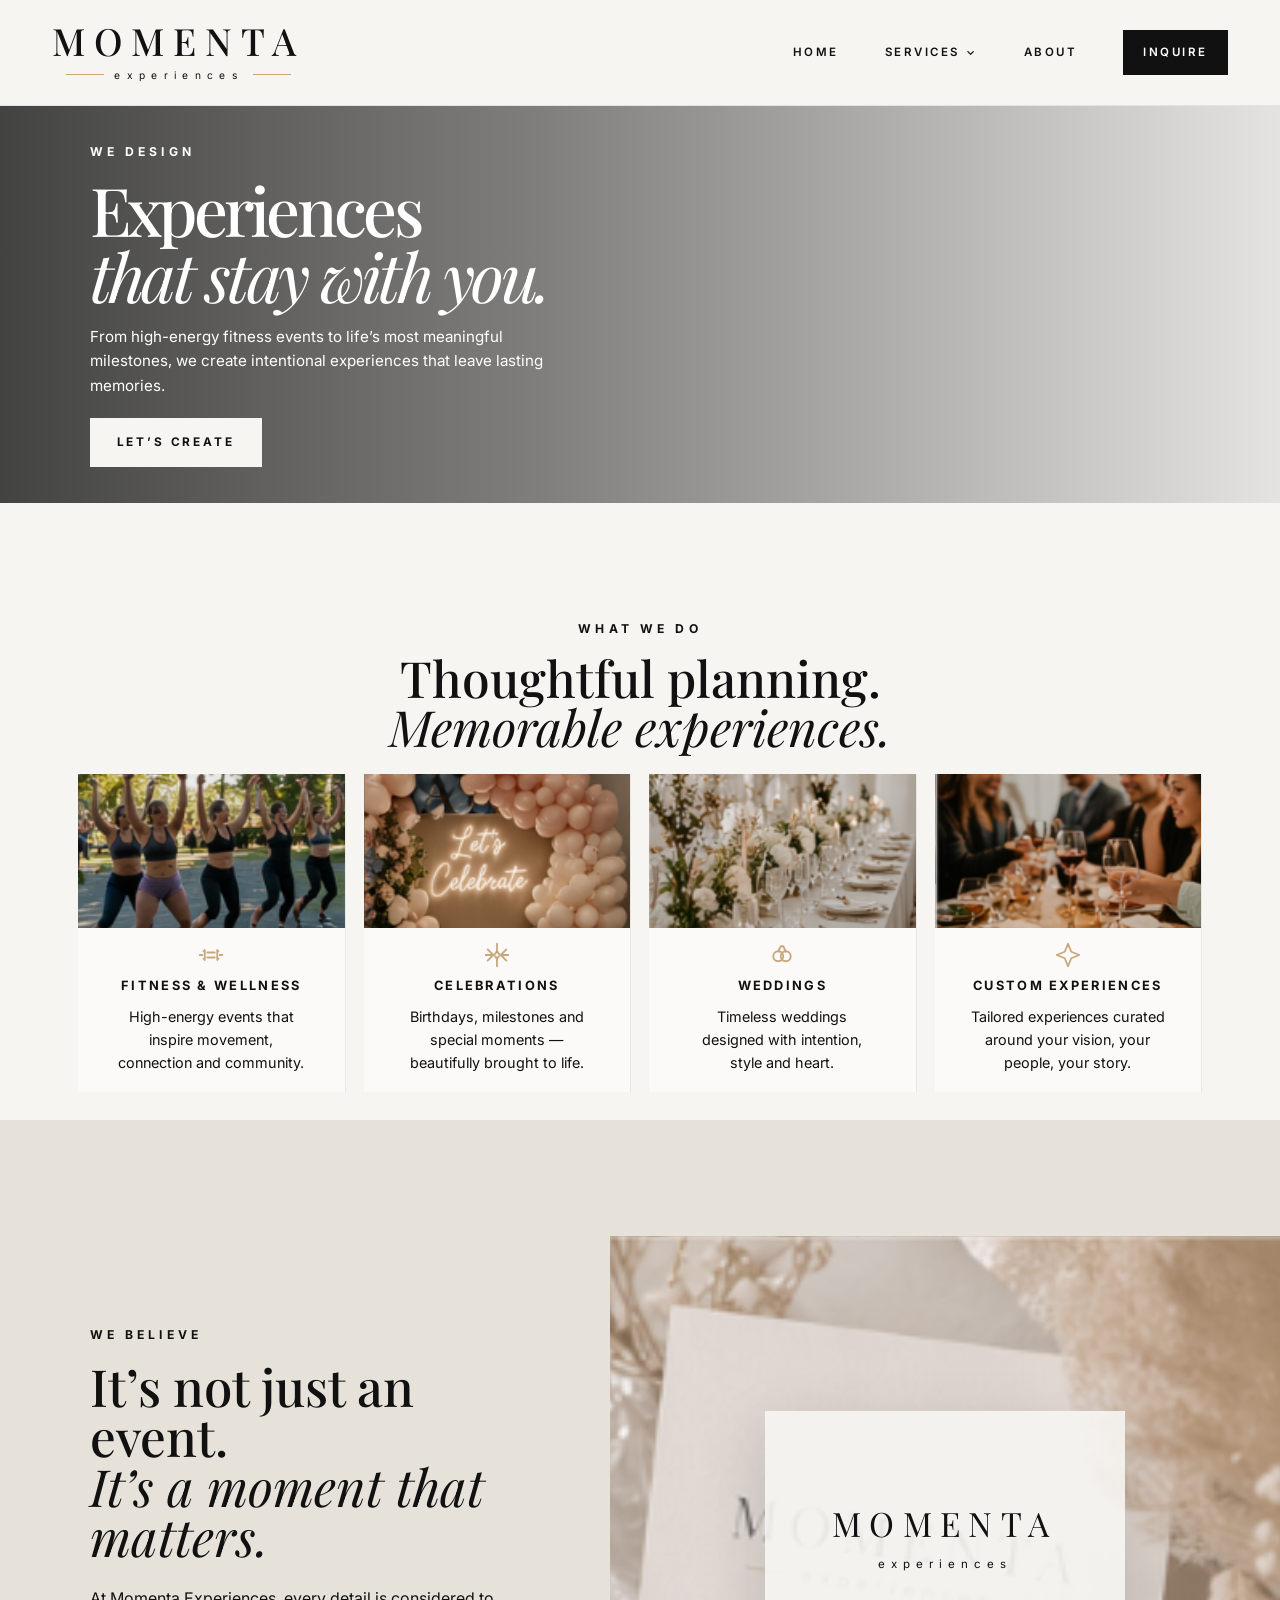
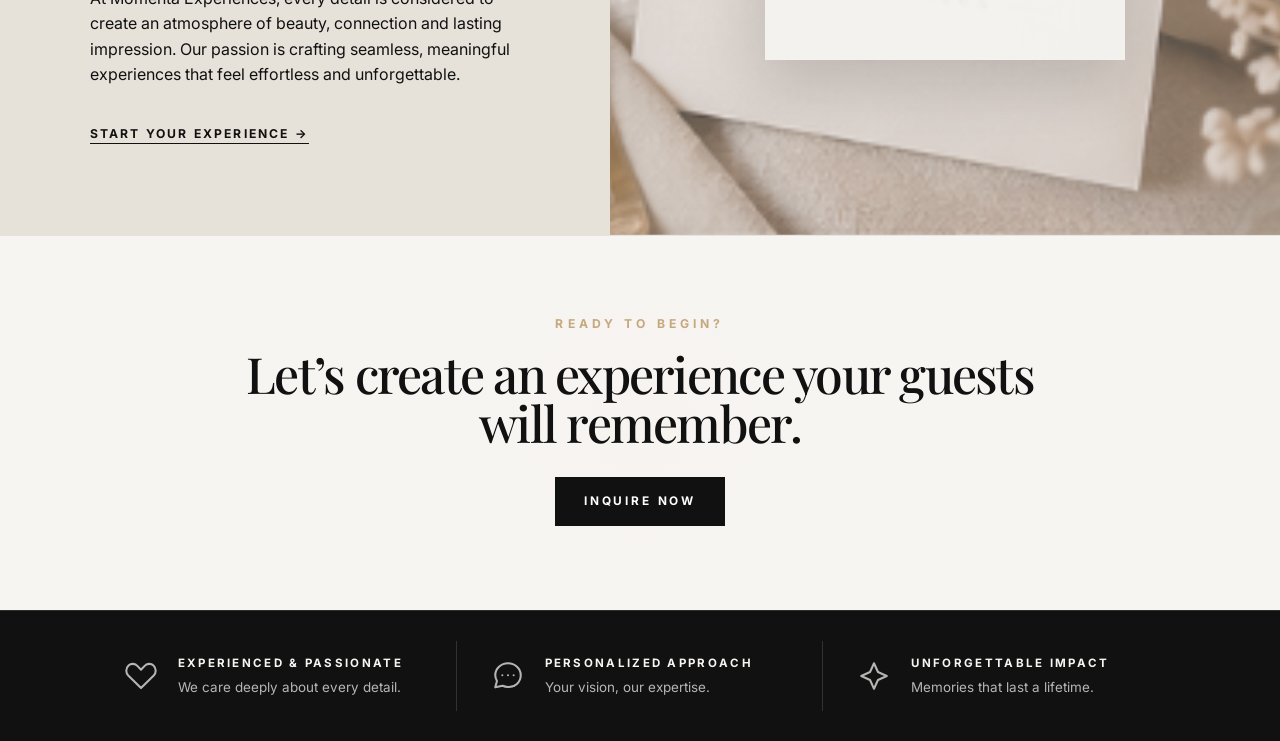
<file: index.html>
<!DOCTYPE html>
<html lang="en">
<head>
  <meta charset="UTF-8" />
  <meta name="viewport" content="width=device-width, initial-scale=1.0" />
  <title>Momenta Experiences</title>

  <!-- Free Google Fonts: Playfair Display + Inter -->
  <link rel="preconnect" href="https://fonts.googleapis.com">
  <link rel="preconnect" href="https://fonts.gstatic.com" crossorigin>
  <link href="https://fonts.googleapis.com/css2?family=Inter:wght@300;400;500;600;700&family=Playfair+Display:wght@400;500;600;700&display=swap" rel="stylesheet">

  <link rel="stylesheet" href="style.css" />
</head>
<body>
  <header class="site-header">
    <a class="logo" href="index.html#home" aria-label="Momenta Experiences home">
      <span class="logo-primary">MOMENTA</span>
      <span class="logo-line">
        <span></span>
        <em>experiences</em>
        <span></span>
      </span>
    </a>

    <nav class="nav" aria-label="Primary navigation">
      <a href="index.html#home">Home</a>
      <div class="nav-dropdown">
        <a href="index.html#services" class="nav-dropdown-trigger">Services</a>
        <div class="nav-dropdown-menu" aria-label="Services submenu">
          <a href="fitness.html">Fitness & Wellness</a>
          <a href="celebrations.html">Milestone Birthdays & Celebrations</a>
          <a href="weddings.html">Weddings</a>
          <a href="custom-experiences.html">Custom Experiences</a>
        </div>
      </div>
      <a href="about.html">About</a>
      <a class="nav-button" href="inquire.html">Inquire</a>
    </nav>
    <button class="mobile-menu" type="button" aria-label="Open navigation" aria-expanded="false" aria-controls="mobileNav">Menu</button>
    <div class="mobile-nav" id="mobileNav" aria-label="Mobile navigation">
      <a href="index.html#home">Home</a>
      <a href="index.html#services">Services</a>
      <a href="about.html">About</a>
      <a href="inquire.html">Inquire</a>
    </div>
  </header>

  <main>
    <section id="home" class="hero">
      <div class="hero-content">
        <p class="eyebrow">We design</p>
        <h1>
          Experiences<br />
          <span>that stay with you.</span>
        </h1>
        <p class="hero-copy">
          From high-energy fitness events to life’s most meaningful milestones,
          we create intentional experiences that leave lasting memories.
        </p>
        <a class="button button-light" href="inquire.html">Let’s create</a>
      </div>
    </section>

    <section id="services" class="section services">
      <p class="eyebrow centered">What we do</p>
      <h2>Thoughtful planning.<br /><span>Memorable experiences.</span></h2>

      <div class="service-grid">
        <a class="service-card service-link" href="fitness.html">
          <div class="image-card fitness"></div>
          <div class="service-icon" aria-hidden="true">
            <svg viewBox="0 0 24 24">
              <path d="M5 12H3m18 0h-2M7 8v8m10-8v8M9 10h6m-6 4h6M6 9h1m10 0h1M6 15h1m10 0h1"/>
            </svg>
          </div>
          <h3>Fitness & Wellness</h3>
          <p>High-energy events that inspire movement, connection and community.</p>
        </a>

        <a class="service-card service-link" href="celebrations.html">
          <div class="image-card celebrations"></div>
          <div class="service-icon" aria-hidden="true">
            <svg viewBox="0 0 24 24">
              <path d="M12 3v5m0 8v5M4.5 7.5l3.5 3.5m8 2l3.5 3.5M3 12h5m8 0h5M4.5 16.5 8 13m8-2 3.5-3.5"/>
              <path d="M12 8.5 13.3 11 16 12l-2.7 1L12 15.5 10.7 13 8 12l2.7-1L12 8.5Z"/>
            </svg>
          </div>
          <h3>Celebrations</h3>
          <p>Birthdays, milestones and special moments — beautifully brought to life.</p>
        </a>

        <a class="service-card service-link" href="weddings.html">
          <div class="image-card weddings"></div>
          <div class="service-icon" aria-hidden="true">
            <svg viewBox="0 0 24 24">
              <circle cx="9" cy="13" r="4"/>
              <circle cx="15" cy="13" r="4"/>
              <path d="M9 9.2 11 5h2l2 4.2"/>
            </svg>
          </div>
          <h3>Weddings</h3>
          <p>Timeless weddings designed with intention, style and heart.</p>
        </a>

        <a class="service-card service-link" href="custom-experiences.html">
          <div class="image-card custom"></div>
          <div class="service-icon" aria-hidden="true">
            <svg viewBox="0 0 24 24">
              <path d="M12 3 14.6 9.4 21 12l-6.4 2.6L12 21l-2.6-6.4L3 12l6.4-2.6L12 3Z"/>
            </svg>
          </div>
          <h3>Custom Experiences</h3>
          <p>Tailored experiences curated around your vision, your people, your story.</p>
        </a>
      </div>
    </section>

    <section id="about" class="split-section">
      <div class="split-copy">
        <p class="eyebrow">We believe</p>
        <h2>It’s not just an event.<br /><span>It’s a moment that matters.</span></h2>
        <p>
          At Momenta Experiences, every detail is considered to create an atmosphere
          of beauty, connection and lasting impression. Our passion is crafting seamless,
          meaningful experiences that feel effortless and unforgettable.
        </p>
        <a class="text-link" href="inquire.html">Start your experience →</a>
      </div>

      <div class="split-image">
        <div class="brand-card">
          <span class="brand-card-logo">MOMENTA</span>
          <span class="brand-card-sub">experiences</span>
        </div>
      </div>
    </section>

    <section id="inquire" class="cta">
      <p class="eyebrow centered">Ready to begin?</p>
      <h2>Let’s create an experience your guests will remember.</h2>
      <a class="button button-dark" href="inquire.html">Inquire now</a>
    </section>
  </main>

  <footer class="footer">
    <div class="footer-card">
      <span class="footer-icon" aria-hidden="true">
        <svg viewBox="0 0 24 24">
          <path d="M20.8 4.6c-1.8-1.7-4.7-1.5-6.4.4L12 7.6 9.6 5C7.9 3.1 5 2.9 3.2 4.6 1.2 6.5 1.1 9.7 3 11.7l9 8.8 9-8.8c1.9-2 1.8-5.2-.2-7.1Z"/>
        </svg>
      </span>
      <div>
        <strong>Experienced & Passionate</strong>
        <span>We care deeply about every detail.</span>
      </div>
    </div>

    <div class="footer-card">
      <span class="footer-icon" aria-hidden="true">
        <svg viewBox="0 0 24 24">
          <path d="M21 11.5a8.4 8.4 0 0 1-9 8.3 8.8 8.8 0 0 1-3.8-.9L3 20l1.2-4.5A8.2 8.2 0 0 1 3 11.5C3 6.8 7 3 12 3s9 3.8 9 8.5Z"/>
          <path d="M8 11.5h.01M12 11.5h.01M16 11.5h.01"/>
        </svg>
      </span>
      <div>
        <strong>Personalized Approach</strong>
        <span>Your vision, our expertise.</span>
      </div>
    </div>

    <div class="footer-card">
      <span class="footer-icon" aria-hidden="true">
        <svg viewBox="0 0 24 24">
          <path d="M12 3 14.8 9.2 21 12l-6.2 2.8L12 21l-2.8-6.2L3 12l6.2-2.8L12 3Z"/>
        </svg>
      </span>
      <div>
        <strong>Unforgettable Impact</strong>
        <span>Memories that last a lifetime.</span>
      </div>
    </div>
  </footer>
  <script>
    document.addEventListener("DOMContentLoaded", function () {
      const menuButton = document.querySelector(".mobile-menu");
      const mobileNav = document.querySelector(".mobile-nav");

      if (!menuButton || !mobileNav) return;

      menuButton.addEventListener("click", function () {
        const isOpen = mobileNav.classList.toggle("is-open");
        menuButton.setAttribute("aria-expanded", isOpen ? "true" : "false");
      });

      mobileNav.querySelectorAll("a").forEach(function (link) {
        link.addEventListener("click", function () {
          mobileNav.classList.remove("is-open");
          menuButton.setAttribute("aria-expanded", "false");
        });
      });
    });
  </script>
</body>
</html>
</file>
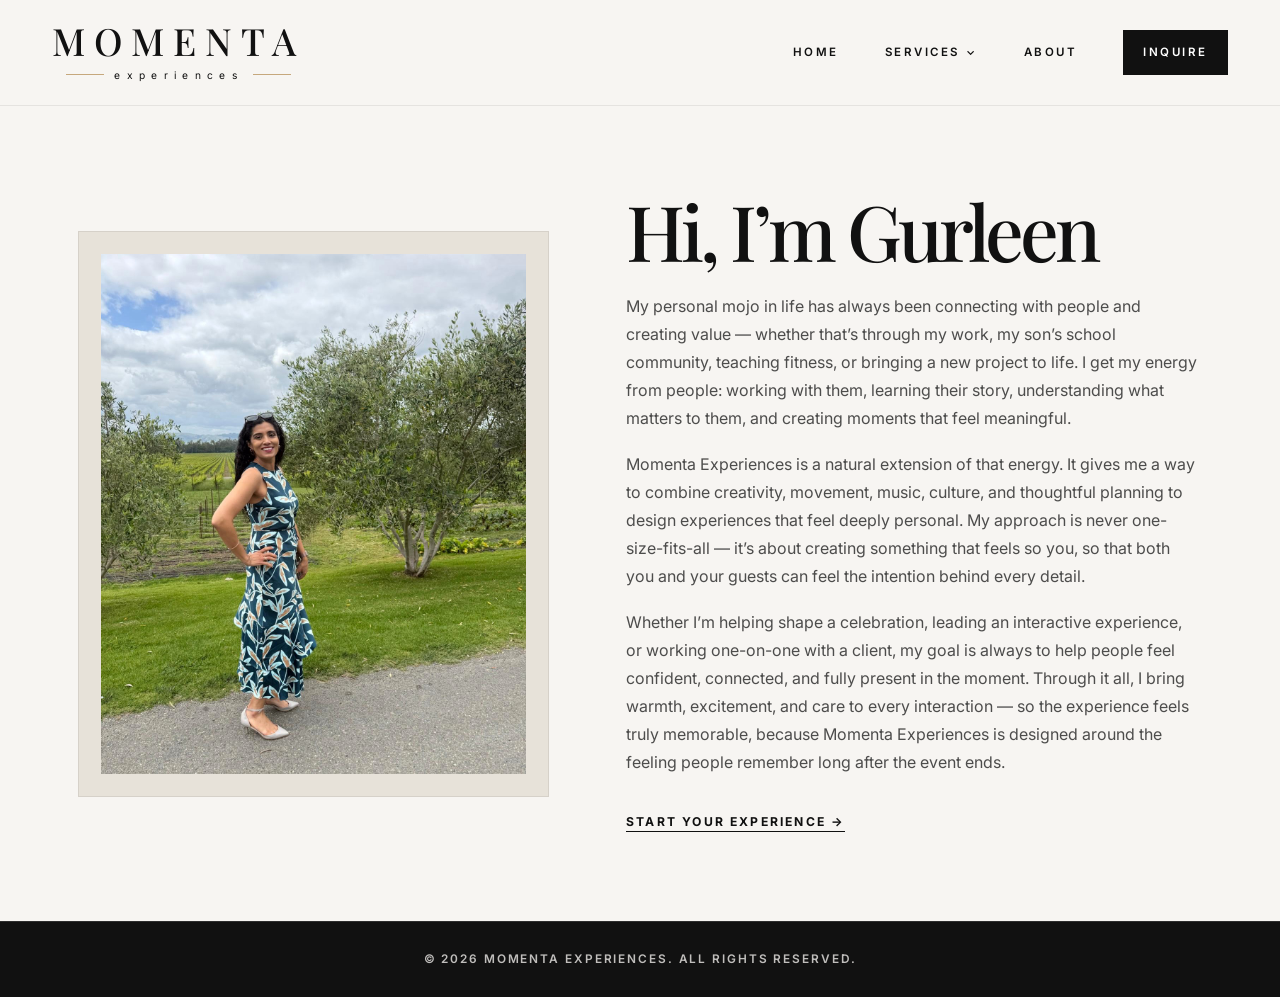
<file: about.html>
<!DOCTYPE html>
<html lang="en">
<head>
  <meta charset="UTF-8" />
  <meta name="viewport" content="width=device-width, initial-scale=1.0" />
  <title>About | Momenta Experiences</title>
  <link rel="preconnect" href="https://fonts.googleapis.com">
  <link rel="preconnect" href="https://fonts.gstatic.com" crossorigin>
  <link href="https://fonts.googleapis.com/css2?family=Inter:wght@300;400;500;600;700&family=Playfair+Display:wght@400;500;600;700&display=swap" rel="stylesheet">
  <link rel="stylesheet" href="style.css" />
</head>
<body>
  <header class="site-header">
    <a class="logo" href="index.html#home" aria-label="Momenta Experiences home">
      <span class="logo-primary">MOMENTA</span>
      <span class="logo-line">
        <span></span>
        <em>experiences</em>
        <span></span>
      </span>
    </a>

    <nav class="nav" aria-label="Primary navigation">
      <a href="index.html#home">Home</a>
      <div class="nav-dropdown">
        <a href="index.html#services" class="nav-dropdown-trigger">Services</a>
        <div class="nav-dropdown-menu" aria-label="Services submenu">
          <a href="fitness.html">Fitness & Wellness</a>
          <a href="celebrations.html">Milestone Birthdays & Celebrations</a>
          <a href="weddings.html">Weddings</a>
          <a href="custom-experiences.html">Custom Experiences</a>
        </div>
      </div>
      <a href="about.html">About</a>
      <a class="nav-button" href="inquire.html">Inquire</a>
    </nav>

    <button class="mobile-menu" type="button" aria-label="Open navigation" aria-expanded="false" aria-controls="mobileNav">Menu</button>
    <div class="mobile-nav" id="mobileNav" aria-label="Mobile navigation">
      <a href="index.html#home">Home</a>
      <a href="index.html#services">Services</a>
      <a href="about.html">About</a>
      <a href="inquire.html">Inquire</a>
    </div>
  </header>

  <main>
    <section class="simple-about">
      <div class="simple-about-image">
        <div class="simple-about-photo about-gurleen-photo" role="img" aria-label="Gurleen outdoors in a vineyard setting"></div>
      </div>

      <div class="simple-about-copy">
<h1>Hi, I’m Gurleen</h1>

        <p>
          My personal mojo in life has always been connecting with people and creating value — whether that’s through my work, my son’s school community, teaching fitness, or bringing a new project to life. I get my energy from people: working with them, learning their story, understanding what matters to them, and creating moments that feel meaningful.
        </p>

        <p>
          Momenta Experiences is a natural extension of that energy. It gives me a way to combine creativity, movement, music, culture, and thoughtful planning to design experiences that feel deeply personal. My approach is never one-size-fits-all — it’s about creating something that feels so you, so that both you and your guests can feel the intention behind every detail.
        </p>
        <p>
          Whether I’m helping shape a celebration, leading an interactive experience, or working one-on-one with a client, my goal is always to help people feel confident, connected, and fully present in the moment. Through it all, I bring warmth, excitement, and care to every interaction — so the experience feels truly memorable, because Momenta Experiences is designed around the feeling people remember long after the event ends.
        </p>

        <a class="text-link" href="inquire.html">Start your experience →</a>
      </div>
    </section>
  </main>

  <footer class="footer copyright-footer">
    <p>© 2026 Momenta Experiences. All rights reserved.</p>
  </footer>

  <script>
    document.addEventListener("DOMContentLoaded", function () {
      const menuButton = document.querySelector(".mobile-menu");
      const mobileNav = document.querySelector(".mobile-nav");

      if (!menuButton || !mobileNav) return;

      menuButton.addEventListener("click", function () {
        const isOpen = mobileNav.classList.toggle("is-open");
        menuButton.setAttribute("aria-expanded", isOpen ? "true" : "false");
      });

      mobileNav.querySelectorAll("a").forEach(function (link) {
        link.addEventListener("click", function () {
          mobileNav.classList.remove("is-open");
          menuButton.setAttribute("aria-expanded", "false");
        });
      });
    });
  </script>
</body>
</html>
</file>
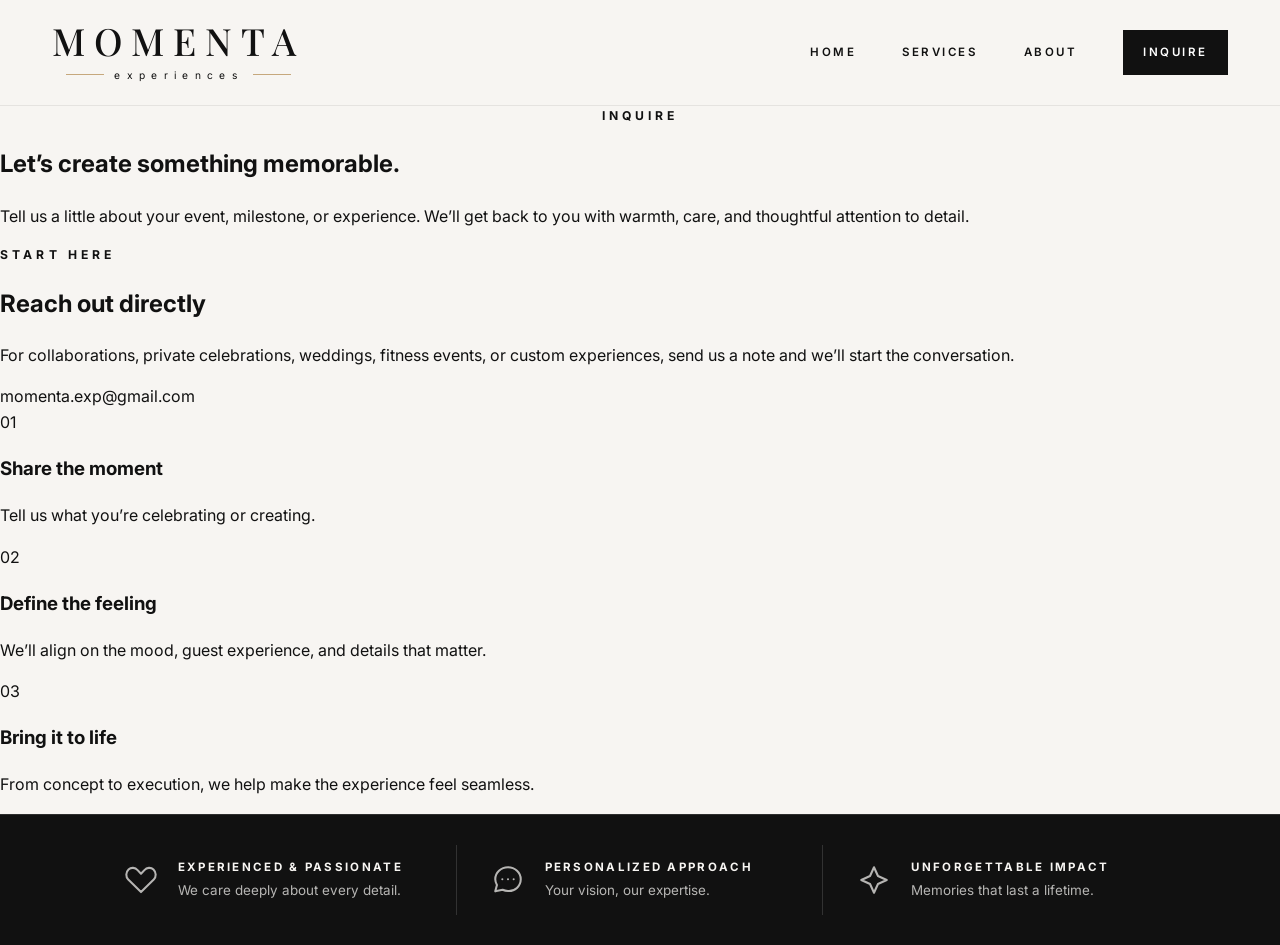
<file: contact.html>
<!DOCTYPE html>
<html lang="en">
<head>
  <meta charset="UTF-8" />
  <meta name="viewport" content="width=device-width, initial-scale=1.0" />
  <title>Inquire | Momenta Experiences</title>

  <!-- Free Google Fonts: Playfair Display + Inter -->
  <link rel="preconnect" href="https://fonts.googleapis.com">
  <link rel="preconnect" href="https://fonts.gstatic.com" crossorigin>
  <link href="https://fonts.googleapis.com/css2?family=Inter:wght@300;400;500;600;700&family=Playfair+Display:wght@400;500;600;700&display=swap" rel="stylesheet">

  <link rel="stylesheet" href="style.css" />
</head>
<body>
  <header class="site-header">
    <a class="logo" href="index.html#home" aria-label="Momenta Experiences home">
      <span class="logo-primary">MOMENTA</span>
      <span class="logo-line">
        <span></span>
        <em>experiences</em>
        <span></span>
      </span>
    </a>

    <nav class="nav" aria-label="Primary navigation">
      <a href="index.html#home">Home</a>
      <a href="index.html#services">Services</a>
      <a href="index.html#about">About</a>
      <a class="nav-button" href="contact.html">Inquire</a>
    </nav>

    <button class="mobile-menu" aria-label="Open navigation">Menu</button>
  </header>

  <main>
    <section class="contact-hero">
      <div class="contact-hero-content">
        <p class="eyebrow centered">Inquire</p>
        <h1>Let’s create something memorable.</h1>
        <p>
          Tell us a little about your event, milestone, or experience. We’ll get back to you
          with warmth, care, and thoughtful attention to detail.
        </p>
      </div>
    </section>

    <section class="contact-section">
      <div class="contact-layout">
        <div class="contact-card">
          <p class="eyebrow">Start here</p>
          <h2>Reach out directly</h2>
          <p>
            For collaborations, private celebrations, weddings, fitness events, or custom
            experiences, send us a note and we’ll start the conversation.
          </p>

          <a class="contact-email" href="mailto:momenta.exp@gmail.com">
            momenta.exp@gmail.com
          </a>
        </div>

        <div class="contact-details">
          <div>
            <span class="detail-number">01</span>
            <h3>Share the moment</h3>
            <p>Tell us what you’re celebrating or creating.</p>
          </div>

          <div>
            <span class="detail-number">02</span>
            <h3>Define the feeling</h3>
            <p>We’ll align on the mood, guest experience, and details that matter.</p>
          </div>

          <div>
            <span class="detail-number">03</span>
            <h3>Bring it to life</h3>
            <p>From concept to execution, we help make the experience feel seamless.</p>
          </div>
        </div>
      </div>
    </section>
  </main>

  <footer class="footer">
    <div class="footer-card">
      <span class="footer-icon" aria-hidden="true">
        <svg viewBox="0 0 24 24">
          <path d="M20.8 4.6c-1.8-1.7-4.7-1.5-6.4.4L12 7.6 9.6 5C7.9 3.1 5 2.9 3.2 4.6 1.2 6.5 1.1 9.7 3 11.7l9 8.8 9-8.8c1.9-2 1.8-5.2-.2-7.1Z"/>
        </svg>
      </span>
      <div>
        <strong>Experienced & Passionate</strong>
        <span>We care deeply about every detail.</span>
      </div>
    </div>

    <div class="footer-card">
      <span class="footer-icon" aria-hidden="true">
        <svg viewBox="0 0 24 24">
          <path d="M21 11.5a8.4 8.4 0 0 1-9 8.3 8.8 8.8 0 0 1-3.8-.9L3 20l1.2-4.5A8.2 8.2 0 0 1 3 11.5C3 6.8 7 3 12 3s9 3.8 9 8.5Z"/>
          <path d="M8 11.5h.01M12 11.5h.01M16 11.5h.01"/>
        </svg>
      </span>
      <div>
        <strong>Personalized Approach</strong>
        <span>Your vision, our expertise.</span>
      </div>
    </div>

    <div class="footer-card">
      <span class="footer-icon" aria-hidden="true">
        <svg viewBox="0 0 24 24">
          <path d="M12 3 14.8 9.2 21 12l-6.2 2.8L12 21l-2.8-6.2L3 12l6.2-2.8L12 3Z"/>
        </svg>
      </span>
      <div>
        <strong>Unforgettable Impact</strong>
        <span>Memories that last a lifetime.</span>
      </div>
    </div>
  </footer>
</body>
</html>
</file>
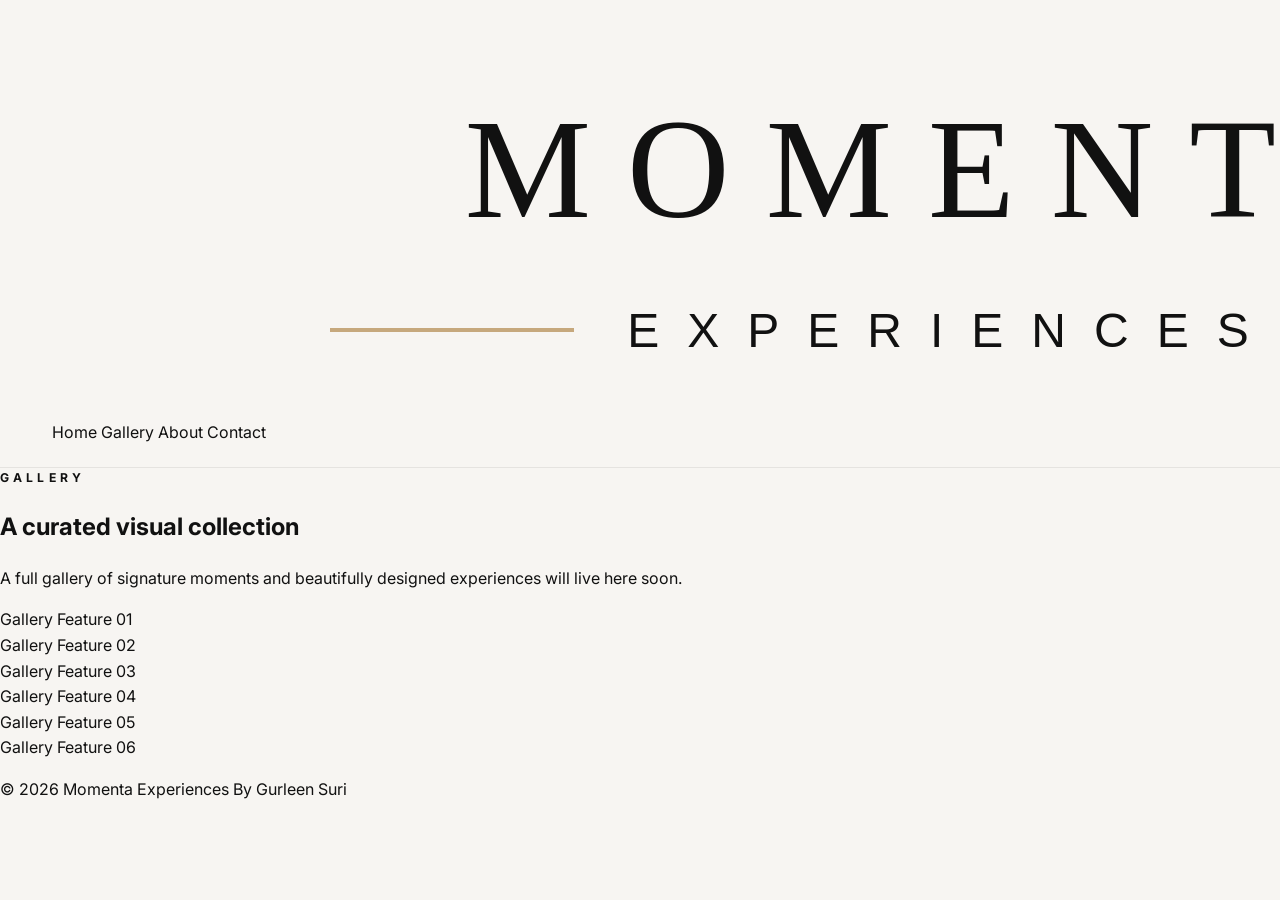
<file: gallery.html>
<!DOCTYPE html>
<html lang="en">
<head>
  <meta charset="UTF-8" />
  <meta name="viewport" content="width=device-width, initial-scale=1.0" />
  <title>Gallery | Momenta Experiences</title>
  <link rel="preconnect" href="https://fonts.googleapis.com" />
  <link rel="preconnect" href="https://fonts.gstatic.com" crossorigin />
  <link
    href="https://fonts.googleapis.com/css2?family=Inter:wght@300;400;500;600&family=Playfair+Display:wght@500;600;700&display=swap"
    rel="stylesheet"
  />
  <link rel="stylesheet" href="style.css" />
</head>
<body>
  <header class="site-header">
    <div class="container header-inner">
      <a href="index.html" class="logo" aria-label="Momenta Experiences home">
        <img src="momenta_experiences_logo_cropped.svg" alt="Momenta Experiences logo" />
      </a>

      <nav class="site-nav" aria-label="Primary navigation">
        <a href="index.html">Home</a>
        <a href="gallery.html" class="active">Gallery</a>
        <a href="about.html">About</a>
        <a href="contact.html">Contact</a>
      </nav>
    </div>
  </header>

  <main>
    <section class="page-hero">
      <div class="container page-hero-content">
        <p class="eyebrow">Gallery</p>
        <h1>A curated visual collection</h1>
        <p>
          A full gallery of signature moments and beautifully designed
          experiences will live here soon.
        </p>
      </div>
    </section>

    <section class="content-section">
      <div class="container">
        <div class="placeholder-grid">
          <article class="placeholder-card"><span>Gallery Feature 01</span></article>
          <article class="placeholder-card"><span>Gallery Feature 02</span></article>
          <article class="placeholder-card"><span>Gallery Feature 03</span></article>
          <article class="placeholder-card"><span>Gallery Feature 04</span></article>
          <article class="placeholder-card"><span>Gallery Feature 05</span></article>
          <article class="placeholder-card"><span>Gallery Feature 06</span></article>
        </div>
      </div>
    </section>
  </main>

  <footer class="site-footer">
    <div class="container">
      <p>© 2026 Momenta Experiences By Gurleen Suri</p>
    </div>
  </footer>
</body>
</html>
</file>
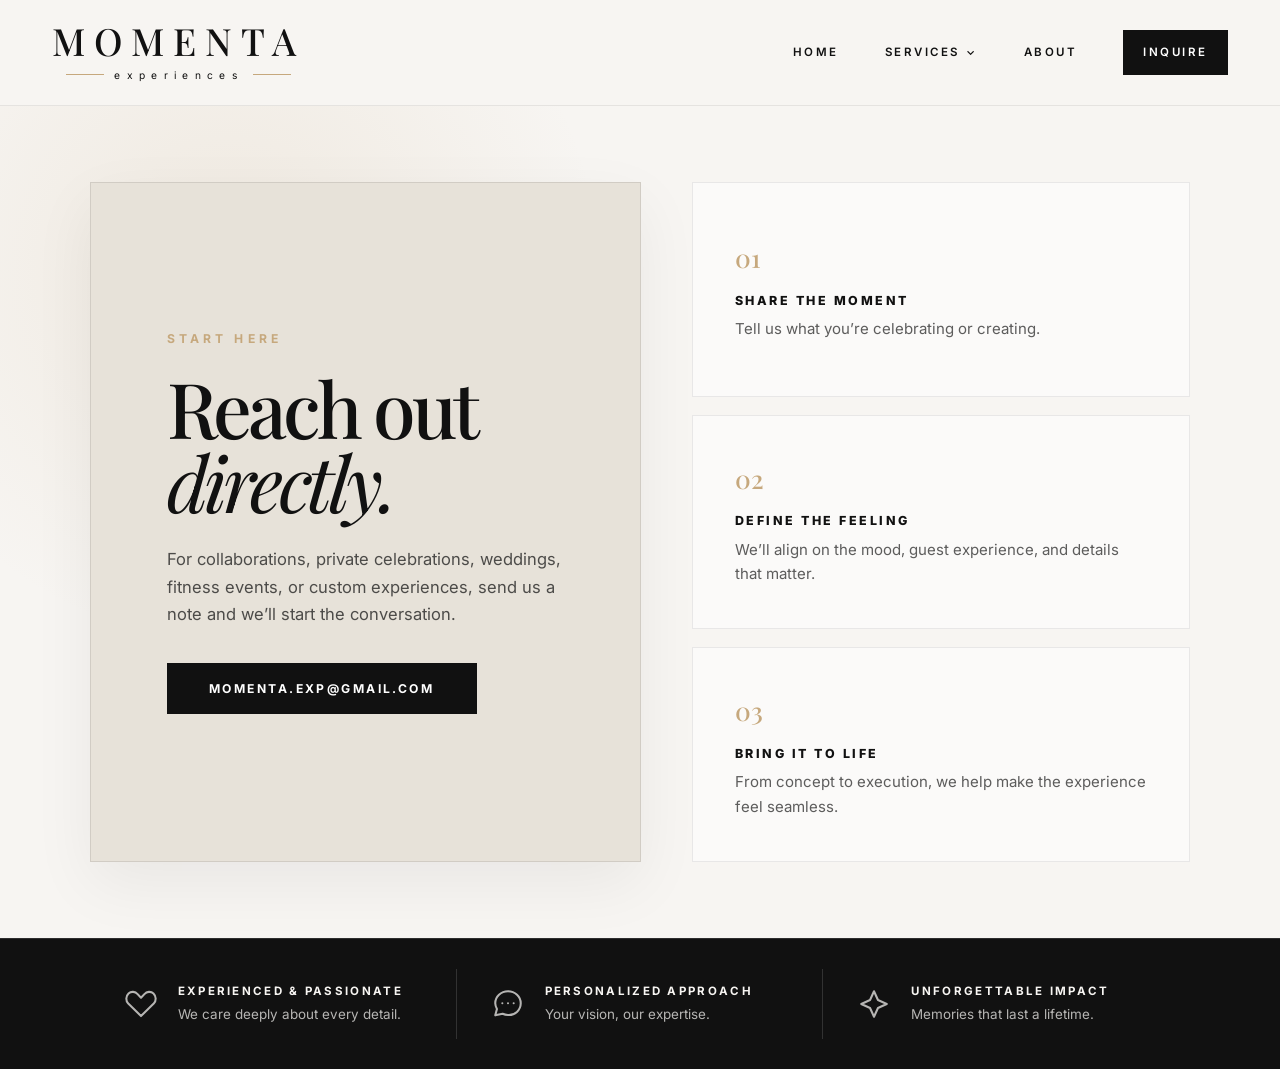
<file: inquire.html>
<!DOCTYPE html>
<html lang="en">
<head>
  <meta charset="UTF-8" />
  <meta name="viewport" content="width=device-width, initial-scale=1.0" />
  <title>Inquire | Momenta Experiences</title>

  <!-- Free Google Fonts: Playfair Display + Inter -->
  <link rel="preconnect" href="https://fonts.googleapis.com">
  <link rel="preconnect" href="https://fonts.gstatic.com" crossorigin>
  <link href="https://fonts.googleapis.com/css2?family=Inter:wght@300;400;500;600;700&family=Playfair+Display:wght@400;500;600;700&display=swap" rel="stylesheet">

  <link rel="stylesheet" href="style.css" />
</head>
<body>
  <header class="site-header">
    <a class="logo" href="index.html#home" aria-label="Momenta Experiences home">
      <span class="logo-primary">MOMENTA</span>
      <span class="logo-line">
        <span></span>
        <em>experiences</em>
        <span></span>
      </span>
    </a>

    <nav class="nav" aria-label="Primary navigation">
      <a href="index.html#home">Home</a>
      <div class="nav-dropdown">
        <a href="index.html#services" class="nav-dropdown-trigger">Services</a>
        <div class="nav-dropdown-menu" aria-label="Services submenu">
          <a href="fitness.html">Fitness & Wellness</a>
          <a href="celebrations.html">Milestone Birthdays & Celebrations</a>
          <a href="weddings.html">Weddings</a>
          <a href="custom-experiences.html">Custom Experiences</a>
        </div>
      </div>
      <a href="about.html">About</a>
      <a class="nav-button" href="inquire.html">Inquire</a>
    </nav>
    <button class="mobile-menu" type="button" aria-label="Open navigation" aria-expanded="false" aria-controls="mobileNav">Menu</button>
    <div class="mobile-nav" id="mobileNav" aria-label="Mobile navigation">
      <a href="index.html#home">Home</a>
      <a href="index.html#services">Services</a>
      <a href="about.html">About</a>
      <a href="inquire.html">Inquire</a>
    </div>
  </header>

  <main>
    <section class="inquire-page">
      <div class="inquire-layout">
        <div class="inquire-card">
          <p class="eyebrow">Start here</p>
          <h1>Reach out<br /><span>directly.</span></h1>
          <p>
            For collaborations, private celebrations, weddings, fitness events, or custom
            experiences, send us a note and we’ll start the conversation.
          </p>

          <a class="inquire-email" href="mailto:momenta.exp@gmail.com">
            momenta.exp@gmail.com
          </a>
        </div>

        <div class="inquire-steps" aria-label="Inquiry process">
          <article class="step-card">
            <span class="step-number">01</span>
            <h2>Share the moment</h2>
            <p>Tell us what you’re celebrating or creating.</p>
          </article>

          <article class="step-card">
            <span class="step-number">02</span>
            <h2>Define the feeling</h2>
            <p>We’ll align on the mood, guest experience, and details that matter.</p>
          </article>

          <article class="step-card">
            <span class="step-number">03</span>
            <h2>Bring it to life</h2>
            <p>From concept to execution, we help make the experience feel seamless.</p>
          </article>
        </div>
      </div>
    </section>
  </main>

  <footer class="footer">
    <div class="footer-card">
      <span class="footer-icon" aria-hidden="true">
        <svg viewBox="0 0 24 24">
          <path d="M20.8 4.6c-1.8-1.7-4.7-1.5-6.4.4L12 7.6 9.6 5C7.9 3.1 5 2.9 3.2 4.6 1.2 6.5 1.1 9.7 3 11.7l9 8.8 9-8.8c1.9-2 1.8-5.2-.2-7.1Z"/>
        </svg>
      </span>
      <div>
        <strong>Experienced & Passionate</strong>
        <span>We care deeply about every detail.</span>
      </div>
    </div>

    <div class="footer-card">
      <span class="footer-icon" aria-hidden="true">
        <svg viewBox="0 0 24 24">
          <path d="M21 11.5a8.4 8.4 0 0 1-9 8.3 8.8 8.8 0 0 1-3.8-.9L3 20l1.2-4.5A8.2 8.2 0 0 1 3 11.5C3 6.8 7 3 12 3s9 3.8 9 8.5Z"/>
          <path d="M8 11.5h.01M12 11.5h.01M16 11.5h.01"/>
        </svg>
      </span>
      <div>
        <strong>Personalized Approach</strong>
        <span>Your vision, our expertise.</span>
      </div>
    </div>

    <div class="footer-card">
      <span class="footer-icon" aria-hidden="true">
        <svg viewBox="0 0 24 24">
          <path d="M12 3 14.8 9.2 21 12l-6.2 2.8L12 21l-2.8-6.2L3 12l6.2-2.8L12 3Z"/>
        </svg>
      </span>
      <div>
        <strong>Unforgettable Impact</strong>
        <span>Memories that last a lifetime.</span>
      </div>
    </div>
  </footer>
  <script>
    document.addEventListener("DOMContentLoaded", function () {
      const menuButton = document.querySelector(".mobile-menu");
      const mobileNav = document.querySelector(".mobile-nav");

      if (!menuButton || !mobileNav) return;

      menuButton.addEventListener("click", function () {
        const isOpen = mobileNav.classList.toggle("is-open");
        menuButton.setAttribute("aria-expanded", isOpen ? "true" : "false");
      });

      mobileNav.querySelectorAll("a").forEach(function (link) {
        link.addEventListener("click", function () {
          mobileNav.classList.remove("is-open");
          menuButton.setAttribute("aria-expanded", "false");
        });
      });
    });
  </script>
</body>
</html>
</file>
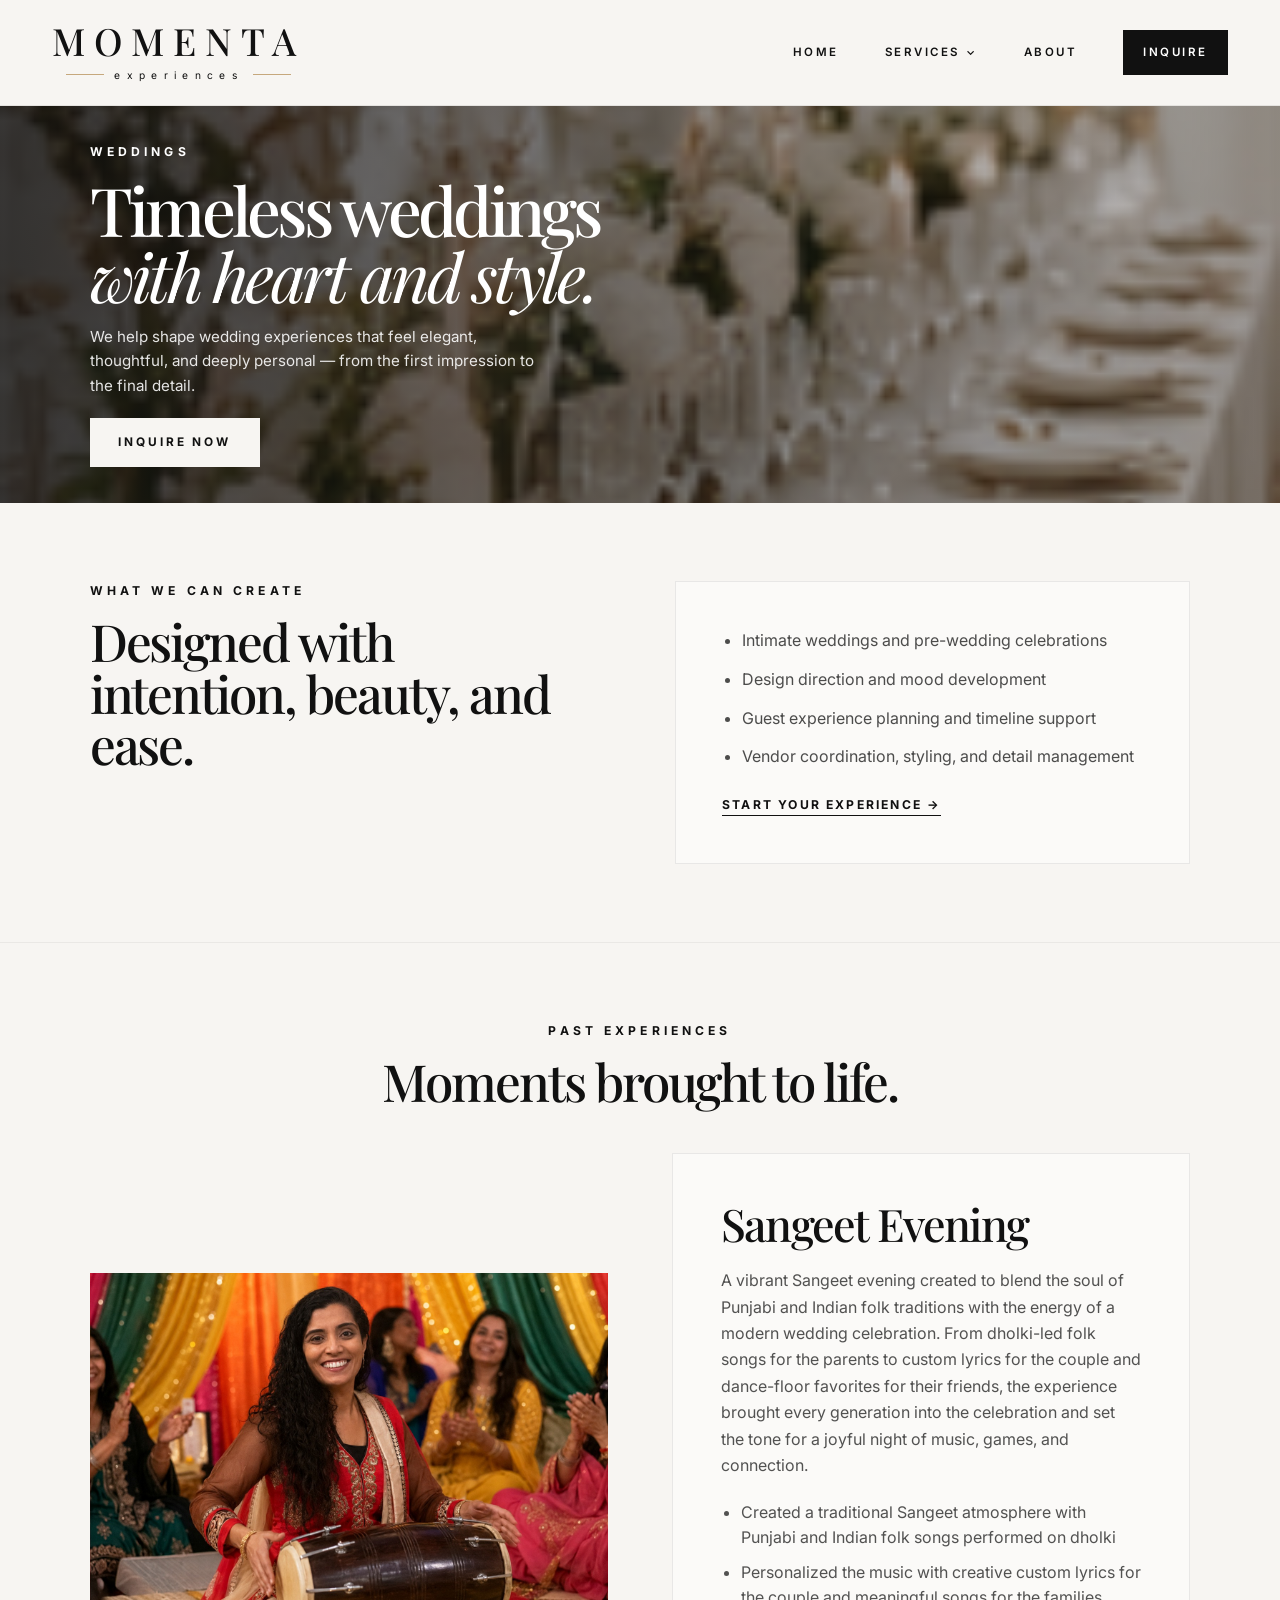
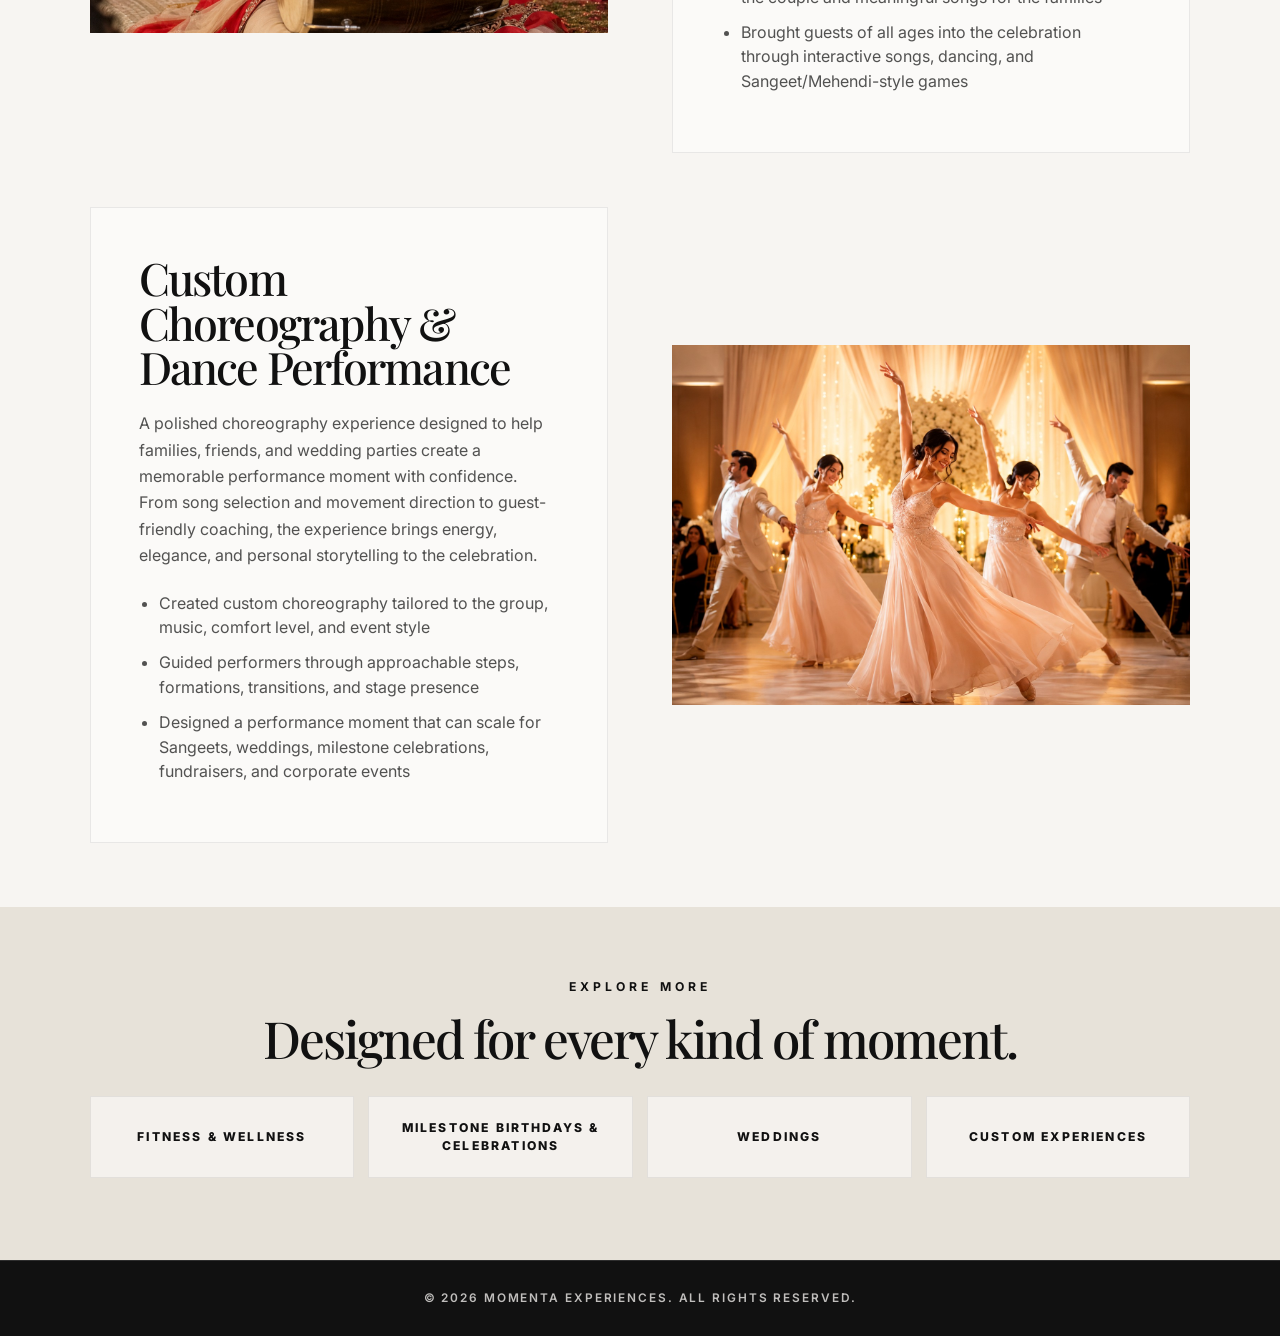
<file: weddings.html>
<!DOCTYPE html>
<html lang="en">
<head>
  <meta charset="UTF-8" />
  <meta name="viewport" content="width=device-width, initial-scale=1.0" />
  <title>Weddings | Momenta Experiences</title>
  <link rel="preconnect" href="https://fonts.googleapis.com">
  <link rel="preconnect" href="https://fonts.gstatic.com" crossorigin>
  <link href="https://fonts.googleapis.com/css2?family=Inter:wght@300;400;500;600;700&family=Playfair+Display:wght@400;500;600;700&display=swap" rel="stylesheet">
  <link rel="stylesheet" href="style.css" />
</head>
<body>
  <header class="site-header">
    <a class="logo" href="index.html#home" aria-label="Momenta Experiences home">
      <span class="logo-primary">MOMENTA</span>
      <span class="logo-line">
        <span></span>
        <em>experiences</em>
        <span></span>
      </span>
    </a>

    <nav class="nav" aria-label="Primary navigation">
      <a href="index.html#home">Home</a>
      <div class="nav-dropdown">
        <a href="index.html#services" class="nav-dropdown-trigger">Services</a>
        <div class="nav-dropdown-menu" aria-label="Services submenu">
          <a href="fitness.html">Fitness & Wellness</a>
          <a href="celebrations.html">Milestone Birthdays & Celebrations</a>
          <a href="weddings.html">Weddings</a>
          <a href="custom-experiences.html">Custom Experiences</a>
        </div>
      </div>
      <a href="about.html">About</a>
      <a class="nav-button" href="inquire.html">Inquire</a>
    </nav>
    <button class="mobile-menu" type="button" aria-label="Open navigation" aria-expanded="false" aria-controls="mobileNav">Menu</button>
    <div class="mobile-nav" id="mobileNav" aria-label="Mobile navigation">
      <a href="index.html#home">Home</a>
      <a href="index.html#services">Services</a>
      <a href="about.html">About</a>
      <a href="inquire.html">Inquire</a>
    </div>
  </header>

  <main>
    <section class="service-detail-hero weddings-detail">
      <div class="service-detail-content">
        <p class="eyebrow">Weddings</p>
        <h1>Timeless weddings<br /><span>with heart and style.</span></h1>
        <p>We help shape wedding experiences that feel elegant, thoughtful, and deeply personal — from the first impression to the final detail.</p>
        <a class="button button-light" href="inquire.html">Inquire now</a>
      </div>
    </section>

    <section class="service-detail-section">
      <div class="service-detail-grid">
        <div>
          <p class="eyebrow">What we can create</p>
          <h2>Designed with intention, beauty, and ease.</h2>
        </div>
        <div class="service-detail-list">
          <ul>
            <li>Intimate weddings and pre-wedding celebrations</li>
            <li>Design direction and mood development</li>
            <li>Guest experience planning and timeline support</li>
            <li>Vendor coordination, styling, and detail management</li>
          </ul>
          <a class="text-link" href="inquire.html">Start your experience →</a>
        </div>
      </div>
    </section>

    <section class="past-events-section">
      <p class="eyebrow centered">Past experiences</p>
      <h2>Moments brought to life.</h2>

      <article class="past-event">
        <div class="past-event-image sangeet-evening-event" role="img" aria-label="Sangeet evening with dholki-led Punjabi and Indian folk songs"></div>
        <div class="past-event-copy">
<h3>Sangeet Evening</h3>
          <p>
            A vibrant Sangeet evening created to blend the soul of Punjabi and Indian folk traditions with the energy of a modern wedding celebration. From dholki-led folk songs for the parents to custom lyrics for the couple and dance-floor favorites for their friends, the experience brought every generation into the celebration and set the tone for a joyful night of music, games, and connection.
          </p>
          <ul>
            <li>Created a traditional Sangeet atmosphere with Punjabi and Indian folk songs performed on dholki</li>
            <li>Personalized the music with creative custom lyrics for the couple and meaningful songs for the families</li>
            <li>Brought guests of all ages into the celebration through interactive songs, dancing, and Sangeet/Mehendi-style games</li>
          </ul>
        </div>
      </article>
      <article class="past-event reverse">
        <div class="past-event-image custom-choreography-event" role="img" aria-label="Elegant custom choreography dance performance at a wedding celebration"></div>
        <div class="past-event-copy">
<h3>Custom Choreography & Dance Performance</h3>
          <p>
            A polished choreography experience designed to help families, friends, and wedding parties create a memorable performance moment with confidence. From song selection and movement direction to guest-friendly coaching, the experience brings energy, elegance, and personal storytelling to the celebration.
          </p>
          <ul>
            <li>Created custom choreography tailored to the group, music, comfort level, and event style</li>
            <li>Guided performers through approachable steps, formations, transitions, and stage presence</li>
            <li>Designed a performance moment that can scale for Sangeets, weddings, milestone celebrations, fundraisers, and corporate events</li>
          </ul>
        </div>
      </article>
    </section>

    <section class="service-crosslink">
      <p class="eyebrow centered">Explore more</p>
      <h2>Designed for every kind of moment.</h2>
      <div class="service-mini-grid">
        <a href="fitness.html">Fitness & Wellness</a>
        <a href="celebrations.html">Milestone Birthdays & Celebrations</a>
        <a href="weddings.html">Weddings</a>
        <a href="custom-experiences.html">Custom Experiences</a>
      </div>
    </section>
  </main>
  <footer class="footer copyright-footer">
    <p>© 2026 Momenta Experiences. All rights reserved.</p>
  </footer>
  <script>
    document.addEventListener("DOMContentLoaded", function () {
      const menuButton = document.querySelector(".mobile-menu");
      const mobileNav = document.querySelector(".mobile-nav");

      if (!menuButton || !mobileNav) return;

      menuButton.addEventListener("click", function () {
        const isOpen = mobileNav.classList.toggle("is-open");
        menuButton.setAttribute("aria-expanded", isOpen ? "true" : "false");
      });

      mobileNav.querySelectorAll("a").forEach(function (link) {
        link.addEventListener("click", function () {
          mobileNav.classList.remove("is-open");
          menuButton.setAttribute("aria-expanded", "false");
        });
      });
    });
  </script>
</body>
</html>
</file>
<file: style.css>
:root {
  --ink: #111111;
  --cream: #f7f5f2;
  --sand: #e7e2d9;
  --taupe: #d4c6b5;
  --gold: #c6a87d;
  --sage: #a8b5a2;
  --white: #ffffff;
  --max-width: 1180px;
  --serif: "Playfair Display", Georgia, serif;
  --sans: "Inter", Arial, sans-serif;
}

* {
  box-sizing: border-box;
}

html {
  scroll-behavior: smooth;
}

body {
  margin: 0;
  color: var(--ink);
  background: var(--cream);
  font-family: var(--sans);
  line-height: 1.6;
  -webkit-font-smoothing: antialiased;
  text-rendering: optimizeLegibility;
}

a {
  color: inherit;
  text-decoration: none;
}

.site-header {
  position: sticky;
  top: 0;
  z-index: 20;
  display: flex;
  align-items: center;
  justify-content: space-between;
  gap: 32px;
  padding: 22px 52px;
  background: rgba(247, 245, 242, 0.94);
  backdrop-filter: blur(12px);
  border-bottom: 1px solid rgba(17, 17, 17, 0.08);
}

.logo {
  display: inline-flex;
  flex-direction: column;
  align-items: center;
  min-width: 210px;
}

.logo-primary {
  font-family: var(--serif);
  font-size: clamp(1.6rem, 3vw, 2.35rem);
  font-weight: 500;
  letter-spacing: 0.24em;
  line-height: 1;
}

.logo-line {
  display: flex;
  align-items: center;
  gap: 10px;
  margin-top: 7px;
}

.logo-line span {
  width: 38px;
  height: 1px;
  background: var(--gold);
}

.logo-line em {
  font-style: normal;
  font-size: 0.64rem;
  letter-spacing: 0.62em;
  text-transform: lowercase;
}

.nav {
  display: flex;
  align-items: center;
  gap: clamp(22px, 4vw, 46px);
  font-size: 0.72rem;
  font-weight: 600;
  letter-spacing: 0.22em;
  text-transform: uppercase;
}

.nav a {
  transition: color 180ms ease, opacity 180ms ease;
}

.nav a:hover {
  color: var(--gold);
}

.nav-button {
  padding: 13px 20px;
  color: var(--white);
  background: var(--ink);
}

.mobile-menu {
  display: none;
  border: 1px solid rgba(17, 17, 17, 0.18);
  background: transparent;
  padding: 10px 14px;
  text-transform: uppercase;
  letter-spacing: 0.14em;
}

.hero {
  position: relative;
  min-height: 38vh;
  display: flex;
  align-items: center;
  padding: 36px 7vw;
  overflow: hidden;
  color: var(--white);
  background:
    linear-gradient(90deg, rgba(17,17,17,0.78) 0%, rgba(17,17,17,0.52) 42%, rgba(17,17,17,0.08) 100%),
    url("https://images.unsplash.com/photo-1519225421980-715cb0215aed?auto=format&fit=crop&w=1800&q=80") center/cover;
}

.hero-content {
  position: relative;
  z-index: 2;
  max-width: 600px;
}

.eyebrow {
  margin: 0 0 16px;
  font-size: 0.76rem;
  font-weight: 700;
  letter-spacing: 0.34em;
  text-transform: uppercase;
}

.centered {
  text-align: center;
}

.hero h1,
.section h2,
.split-copy h2,
.cta h2 {
  font-family: var(--serif);
  font-weight: 500;
  line-height: 0.98;
  margin: 0;
}

.hero h1 {
  font-size: clamp(2.55rem, 5.25vw, 5rem);
  letter-spacing: -0.055em;
}

.hero h1 span,
.section h2 span,
.split-copy h2 span {
  font-style: italic;
  font-weight: 400;
}

.hero-copy {
  max-width: 460px;
  margin: 16px 0 20px;
  font-size: 0.95rem;
}

.button {
  display: inline-flex;
  align-items: center;
  justify-content: center;
  min-width: 170px;
  padding: 14px 26px;
  border: 1px solid transparent;
  font-family: var(--sans);
  font-size: 0.74rem;
  font-weight: 700;
  letter-spacing: 0.24em;
  text-transform: uppercase;
  transition: transform 180ms ease, background 180ms ease, color 180ms ease;
}

.button:hover {
  transform: translateY(-2px);
}

.button-light {
  color: var(--ink);
  background: var(--cream);
}

.button-dark {
  color: var(--white);
  background: var(--ink);
}

.section {
  max-width: var(--max-width);
  margin: 0 auto;
  padding: 28px 28px;
}

.section h2,
.cta h2 {
  font-size: clamp(2rem, 3.9vw, 3.35rem);
  text-align: center;
}

.service-grid {
  display: grid;
  grid-template-columns: repeat(4, 1fr);
  gap: 18px;
  margin-top: 22px;
}

.service-card {
  text-align: center;
  background: rgba(255,255,255,0.48);
  border-right: 1px solid rgba(17, 17, 17, 0.08);
  transition: transform 180ms ease, box-shadow 180ms ease;
}

.service-card:hover {
  transform: translateY(-4px);
  box-shadow: 0 18px 42px rgba(17, 17, 17, 0.08);
}

.image-card {
  min-height: 154px;
  background-size: cover;
  background-position: center;
  filter: saturate(1.04) contrast(1.02);
}

.fitness {
  background-image:
    linear-gradient(rgba(17,17,17,0.08), rgba(17,17,17,0.08)),
    url("assets/service-fitness.png");
}

.celebrations {
  background-image:
    linear-gradient(rgba(17,17,17,0.02), rgba(17,17,17,0.02)),
    url("assets/service-celebrations.png");
}

.weddings {
  background-image:
    linear-gradient(rgba(17,17,17,0.03), rgba(17,17,17,0.03)),
    url("assets/service-weddings.png");
}

.custom {
  background-image:
    linear-gradient(rgba(17,17,17,0.08), rgba(17,17,17,0.08)),
    url("assets/service-custom.png");
}

.service-icon {
  width: 30px;
  height: 30px;
  margin: 12px auto 6px;
  color: var(--gold);
}

.service-icon svg {
  width: 100%;
  height: 100%;
  fill: none;
  stroke: currentColor;
  stroke-width: 1.45;
  stroke-linecap: round;
  stroke-linejoin: round;
}

.service-card h3 {
  margin: 0 14px 8px;
  font-size: 0.8rem;
  letter-spacing: 0.18em;
  text-transform: uppercase;
}

.service-card p {
  margin: 0 auto 18px;
  max-width: 230px;
  padding: 0 18px;
  font-size: 0.9rem;
}

.split-section {
  display: grid;
  grid-template-columns: 1fr 1.1fr;
  min-height: 470px;
  background: var(--sand);
}

.split-copy {
  padding: clamp(48px, 7vw, 92px);
}

.split-copy h2 {
  font-size: clamp(2.1rem, 4vw, 3.8rem);
}

.split-copy p:not(.eyebrow) {
  max-width: 460px;
  margin: 24px 0;
}

.text-link {
  display: inline-block;
  margin-top: 12px;
  border-bottom: 1px solid var(--ink);
  font-size: 0.76rem;
  font-weight: 700;
  letter-spacing: 0.18em;
  text-transform: uppercase;
}

.split-image {
  display: grid;
  place-items: center;
  padding: 34px;
  background:
    linear-gradient(rgba(247,245,242,0.28), rgba(247,245,242,0.28)),
    url("assets/about-card.png") center/cover;
}

.brand-card {
  display: flex;
  flex-direction: column;
  align-items: center;
  justify-content: center;
  width: min(360px, 78vw);
  aspect-ratio: 1.45 / 1;
  background: rgba(247, 245, 242, 0.9);
  box-shadow: 0 22px 60px rgba(17, 17, 17, 0.16);
}

.brand-card-logo {
  font-family: var(--serif);
  font-size: 2.1rem;
  letter-spacing: 0.25em;
}

.brand-card-sub {
  margin-top: 4px;
  font-size: 0.72rem;
  letter-spacing: 0.52em;
}

.cta {
  position: relative;
  max-width: none;
  margin: 0;
  padding: 78px 28px 84px;
  text-align: center;
  background:
    linear-gradient(rgba(247, 245, 242, 0.92), rgba(247, 245, 242, 0.92)),
    radial-gradient(circle at center, rgba(198, 168, 125, 0.18), transparent 54%);
  border-top: 1px solid rgba(17, 17, 17, 0.08);
}

.cta .eyebrow {
  color: var(--gold);
}

.cta h2 {
  max-width: 850px;
  margin: 0 auto;
  color: var(--ink);
  font-family: var(--serif);
  font-weight: 500;
  letter-spacing: -0.035em;
}

.cta .button {
  margin-top: 30px;
}

.footer {
  display: grid;
  grid-template-columns: repeat(3, 1fr);
  gap: 0;
  padding: 30px 7vw;
  color: var(--cream);
  background: var(--ink);
  border-top: 1px solid rgba(255,255,255,0.12);
}

.footer-card {
  display: flex;
  align-items: center;
  gap: 20px;
  min-height: 70px;
  padding: 0 34px;
  border-right: 1px solid rgba(255,255,255,0.14);
}

.footer-card:last-child {
  border-right: none;
}

.footer-icon {
  flex: 0 0 auto;
  width: 34px;
  height: 34px;
  color: var(--gold);
}

.footer-icon svg {
  width: 100%;
  height: 100%;
  fill: none;
  stroke: currentColor;
  stroke-width: 1.45;
  stroke-linecap: round;
  stroke-linejoin: round;
}

.footer-card div {
  display: flex;
  flex-direction: column;
  gap: 4px;
}

.footer strong {
  font-size: 0.72rem;
  letter-spacing: 0.2em;
  text-transform: uppercase;
}

.footer span {
  color: rgba(247,245,242,0.72);
  font-size: 0.84rem;
}

@media (max-width: 980px) {
  .site-header {
    padding: 18px 24px;
  }

  .nav {
    display: none;
  }

  .mobile-menu {
    display: inline-block;
  }

  .service-grid {
    grid-template-columns: repeat(2, 1fr);
  }

  .split-section {
    grid-template-columns: 1fr;
  }

  .split-image {
    min-height: 360px;
  }

  .footer {
    grid-template-columns: 1fr;
    padding: 18px 7vw;
  }

  .footer-card {
    border-right: none;
    border-bottom: 1px solid rgba(255,255,255,0.14);
    padding: 22px 0;
  }

  .footer-card:last-child {
    border-bottom: none;
  }
}

@media (max-width: 640px) {
  .logo {
    align-items: flex-start;
    min-width: 0;
  }

  .logo-primary {
    font-size: 1.45rem;
    letter-spacing: 0.18em;
  }

  .logo-line span {
    width: 25px;
  }

  .hero {
    min-height: 46vh;
    padding: 44px 26px;
  }

  .hero-copy {
    font-size: 0.96rem;
  }

  .service-grid {
    grid-template-columns: 1fr;
  }

  .section {
    padding: 58px 22px;
  }

  .split-copy {
    padding: 48px 28px;
  }

  .footer {
    padding: 18px 28px;
  }
}

/* Inquire page */
.inquire-page {
  min-height: calc(100vh - 93px);
  padding: clamp(44px, 6vw, 76px) 7vw;
  background:
    radial-gradient(circle at 18% 20%, rgba(198, 168, 125, 0.16), transparent 30%),
    var(--cream);
}

.inquire-layout {
  display: grid;
  grid-template-columns: minmax(0, 1.05fr) minmax(320px, 0.95fr);
  gap: clamp(24px, 4vw, 52px);
  max-width: var(--max-width);
  margin: 0 auto;
  align-items: stretch;
}

.inquire-card {
  min-height: 590px;
  padding: clamp(42px, 6vw, 76px);
  background: var(--sand);
  border: 1px solid rgba(17, 17, 17, 0.10);
  box-shadow: 0 22px 60px rgba(17, 17, 17, 0.06);
  display: flex;
  flex-direction: column;
  align-items: flex-start;
  justify-content: center;
  position: relative;
}


.inquire-card .eyebrow {
  color: var(--gold);
  margin-bottom: 22px;
}

.inquire-card h1 {
  margin: 0;
  color: var(--ink);
  font-family: var(--serif);
  font-size: clamp(3.1rem, 6vw, 5.6rem);
  font-weight: 500;
  letter-spacing: -0.055em;
  line-height: 0.96;
}

.inquire-card h1 span {
  font-style: italic;
  font-weight: 400;
}

.inquire-card p:not(.eyebrow) {
  max-width: 560px;
  margin: 28px 0 34px;
  color: rgba(17, 17, 17, 0.72);
  font-family: var(--sans);
  font-size: clamp(1rem, 1.3vw, 1.12rem);
  line-height: 1.65;
}

.inquire-email {
  display: inline-flex;
  align-items: center;
  justify-content: center;
  min-width: 310px;
  padding: 16px 24px;
  color: var(--white);
  background: var(--ink);
  font-family: var(--sans);
  font-size: 0.76rem;
  font-weight: 700;
  letter-spacing: 0.2em;
  text-transform: uppercase;
  transition: transform 180ms ease, background 180ms ease;
  position: relative;
  z-index: 1;
}

.inquire-email:hover {
  transform: translateY(-2px);
  background: #2a2a2a;
}

.inquire-steps {
  display: grid;
  grid-template-rows: repeat(3, 1fr);
  gap: 18px;
}

.step-card {
  padding: clamp(28px, 4vw, 42px);
  background: rgba(255, 255, 255, 0.54);
  border: 1px solid rgba(17, 17, 17, 0.08);
  display: flex;
  flex-direction: column;
  justify-content: center;
  transition: transform 180ms ease, box-shadow 180ms ease;
}

.step-card:hover {
  transform: translateY(-3px);
  box-shadow: 0 18px 42px rgba(17, 17, 17, 0.07);
}

.step-number {
  display: inline-block;
  margin-bottom: 14px;
  color: var(--gold);
  font-family: var(--serif);
  font-size: clamp(1.35rem, 2vw, 1.7rem);
  font-weight: 500;
}

.step-card h2 {
  margin: 0 0 8px;
  color: var(--ink);
  font-family: var(--sans);
  font-size: 0.78rem;
  font-weight: 800;
  letter-spacing: 0.2em;
  line-height: 1.4;
  text-transform: uppercase;
}

.step-card p {
  margin: 0;
  color: rgba(17, 17, 17, 0.68);
  font-size: 0.94rem;
  line-height: 1.6;
}

@media (max-width: 980px) {
  .inquire-page {
    padding: 42px 24px;
  }

  .inquire-layout {
    grid-template-columns: 1fr;
  }

  .inquire-card {
    min-height: auto;
  }

  .inquire-steps {
    grid-template-rows: none;
  }
}

@media (max-width: 640px) {
  .inquire-card {
    padding: 36px 26px;
  }

  .inquire-email {
    width: 100%;
    min-width: 0;
    padding: 16px 18px;
    font-size: 0.72rem;
    letter-spacing: 0.14em;
  }

  .step-card {
    padding: 26px 24px;
  }
}


/* Clickable service cards */
.service-link {
  display: block;
  color: inherit;
  text-decoration: none;
}

.service-link:focus-visible {
  outline: 2px solid var(--gold);
  outline-offset: 4px;
}

/* Service detail pages */
.service-detail-hero {
  min-height: 38vh;
  display: flex;
  align-items: center;
  padding: 36px 7vw;
  color: var(--white);
  background-size: cover;
  background-position: center;
}

.service-detail-content {
  max-width: 680px;
}

.service-detail-content h1 {
  margin: 0;
  font-family: var(--serif);
  font-size: clamp(2.55rem, 5.25vw, 5rem);
  font-weight: 500;
  letter-spacing: -0.055em;
  line-height: 0.98;
}

.service-detail-content h1 span {
  font-style: italic;
  font-weight: 400;
}

.service-detail-content p:not(.eyebrow) {
  max-width: 460px;
  margin: 16px 0 20px;
  font-size: 0.95rem;
  color: rgba(255, 255, 255, 0.88);
}

.fitness-detail {
  background:
    linear-gradient(90deg, rgba(17,17,17,0.78), rgba(17,17,17,0.18)),
    url("assets/service-fitness.png") center/cover;
}

.celebrations-detail {
  background:
    linear-gradient(90deg, rgba(17,17,17,0.78), rgba(17,17,17,0.18)),
    url("assets/service-celebrations.png") center/cover;
}

.weddings-detail {
  background:
    linear-gradient(90deg, rgba(17,17,17,0.78), rgba(17,17,17,0.18)),
    url("assets/service-weddings.png") center/cover;
}

.custom-detail {
  background:
    linear-gradient(90deg, rgba(17,17,17,0.78), rgba(17,17,17,0.18)),
    url("assets/service-custom.png") center/cover;
}

.service-detail-section {
  padding: 78px 7vw;
  background: var(--cream);
}

.service-detail-grid {
  display: grid;
  grid-template-columns: 1fr 1fr;
  gap: clamp(38px, 6vw, 70px);
  max-width: var(--max-width);
  margin: 0 auto;
  align-items: start;
}

.service-detail-grid h2 {
  margin: 0;
  font-family: var(--serif);
  font-size: clamp(2.2rem, 4vw, 4rem);
  font-weight: 500;
  letter-spacing: -0.04em;
  line-height: 1;
}

.service-detail-list {
  background: rgba(255, 255, 255, 0.5);
  border: 1px solid rgba(17, 17, 17, 0.08);
  padding: clamp(28px, 4vw, 46px);
}

.service-detail-list ul {
  margin: 0;
  padding-left: 20px;
}

.service-detail-list li {
  margin-bottom: 14px;
  color: rgba(17, 17, 17, 0.75);
  font-size: 1rem;
  line-height: 1.55;
}

.service-crosslink {
  padding: 70px 7vw 82px;
  background: var(--sand);
  text-align: center;
}

.service-crosslink h2 {
  max-width: 760px;
  margin: 0 auto 32px;
  font-family: var(--serif);
  font-size: clamp(2.2rem, 4vw, 4rem);
  font-weight: 500;
  letter-spacing: -0.04em;
  line-height: 1;
}

.service-mini-grid {
  display: grid;
  grid-template-columns: repeat(4, 1fr);
  gap: 14px;
  max-width: var(--max-width);
  margin: 0 auto;
}

.service-mini-grid a {
  display: flex;
  align-items: center;
  justify-content: center;
  min-height: 82px;
  padding: 20px;
  background: rgba(255,255,255,0.54);
  border: 1px solid rgba(17, 17, 17, 0.08);
  font-size: 0.76rem;
  font-weight: 800;
  letter-spacing: 0.18em;
  line-height: 1.5;
  text-transform: uppercase;
  transition: transform 180ms ease, box-shadow 180ms ease;
}

.service-mini-grid a:hover {
  transform: translateY(-3px);
  box-shadow: 0 18px 42px rgba(17, 17, 17, 0.07);
}

@media (max-width: 980px) {
  .service-detail-grid,
  .service-mini-grid {
    grid-template-columns: 1fr;
  }

  .service-detail-hero {
    min-height: 46vh;
    padding: 44px 26px;
  }
}


/* Past event examples on service pages */
.past-events-section {
  padding: 78px 7vw 64px;
  background: var(--cream);
  border-top: 1px solid rgba(17, 17, 17, 0.06);
}

.past-events-section > h2 {
  max-width: 760px;
  margin: 0 auto 46px;
  text-align: center;
  font-family: var(--serif);
  font-size: clamp(2.2rem, 4vw, 4rem);
  font-weight: 500;
  letter-spacing: -0.04em;
  line-height: 1;
}

.past-event {
  display: grid;
  grid-template-columns: 1fr 1fr;
  gap: clamp(28px, 5vw, 64px);
  max-width: var(--max-width);
  margin: 0 auto 54px;
  align-items: center;
}

.past-event:last-child {
  margin-bottom: 0;
}

.past-event.reverse .past-event-image {
  order: 2;
}

.past-event-image {
  min-height: 360px;
  background-size: cover;
  background-position: center;
}

.placeholder-event-image {
  display: grid;
  place-items: center;
  min-height: 360px;
  background:
    linear-gradient(135deg, rgba(198, 168, 125, 0.22), rgba(247, 245, 242, 0.88)),
    var(--sand);
  border: 1px solid rgba(17, 17, 17, 0.10);
}

.placeholder-event-image span {
  color: rgba(17, 17, 17, 0.52);
  font-size: 0.78rem;
  font-weight: 800;
  letter-spacing: 0.22em;
  text-transform: uppercase;
}

.past-event-copy {
  padding: clamp(30px, 4vw, 48px);
  background: rgba(255,255,255,0.5);
  border: 1px solid rgba(17,17,17,0.08);
}

.past-event-copy .eyebrow {
  color: var(--gold);
}

.past-event-copy h3 {
  margin: 0;
  font-family: var(--serif);
  font-size: clamp(2rem, 3.5vw, 3.4rem);
  font-weight: 500;
  letter-spacing: -0.04em;
  line-height: 1;
}

.past-event-copy p:not(.eyebrow) {
  margin: 20px 0 22px;
  color: rgba(17,17,17,0.72);
  line-height: 1.65;
}

.past-event-copy ul {
  margin: 0;
  padding-left: 20px;
}

.past-event-copy li {
  margin-bottom: 10px;
  color: rgba(17,17,17,0.72);
  line-height: 1.55;
}

@media (max-width: 860px) {
  .past-event,
  .past-event.reverse {
    grid-template-columns: 1fr;
  }

  .past-event.reverse .past-event-image {
    order: 0;
  }

  .past-event-image,
  .placeholder-event-image {
    min-height: 280px;
  }
}


.seventieth-birthday-event {
  background-image: url("assets/70th-birthday-milestone.jpg");
  background-position: center center;
  background-size: contain;
  background-repeat: no-repeat;
  background-color: var(--sand);
}


.girl-scout-yoga-event {
  background-image: url("assets/girl-scout-kids-yoga.jpg");
  background-position: center center;
  background-size: cover;
}


.cultural-night-dance-event {
  background-image: url("assets/interactive-bollywood-dance.jpg");
  background-position: center center;
  background-size: cover;
}


.seventieth-birthday-event.past-event-image,
.past-event-image.seventieth-birthday-event {
  min-height: 430px;
}


.lohri-bonfire-event {
  background-image: url("assets/lohri-bonfire-festival.jpg");
  background-position: center center;
  background-size: contain;
  background-repeat: no-repeat;
  background-color: var(--sand);
}


.lohri-bonfire-event.past-event-image,
.past-event-image.lohri-bonfire-event {
  min-height: 480px;
}


.sangeet-evening-event {
  background-image: url("assets/sangeet-evening.jpg");
  background-position: center center;
  background-size: cover;
}





/* Copyright footer for individual service pages */
.copyright-footer {
  display: flex;
  align-items: center;
  justify-content: center;
  padding: 28px 7vw;
  color: rgba(247, 245, 242, 0.76);
  background: var(--ink);
  text-align: center;
}

.copyright-footer p {
  width: 100%;
  margin: 0 auto;
  text-align: center;
  font-size: 0.74rem;
  font-weight: 600;
  letter-spacing: 0.16em;
  text-transform: uppercase;
}


.custom-choreography-event {
  background-image: url("assets/custom-choreography-performance.jpg");
  background-position: center center;
  background-size: cover;
}


.community-diwali-event {
  background-image: url("assets/community-diwali-celebration.jpg");
  background-position: center center;
  background-size: contain;
  background-repeat: no-repeat;
  background-color: #180062;
}


.community-diwali-event.past-event-image,
.past-event-image.community-diwali-event {
  min-height: 520px;
}


.personalized-one-to-one-event {
  background-image: url("assets/personalized-one-to-one-services.jpg");
  background-position: center center;
  background-size: cover;
  background-repeat: no-repeat;
}


/* When clicking Home, show the full hero section including the eyebrow line */
#home {
  scroll-margin-top: 0;
}

/* When clicking Services, start cleanly at the What We Do section */
#services {
  scroll-margin-top: 76px;
}

/* When clicking About, start cleanly at the We Believe section */
#about {
  scroll-margin-top: 76px;
}


/* Keep anchor targets flush to the top so the prior section is not visible */
#home,
#services,
#about {
  scroll-margin-top: 0;
}

/* Home should show the full hero section */
#home {
  scroll-margin-top: 0;
}

/* Services should begin at What We Do, without hero bottom showing */
#services {
  scroll-margin-top: 0;
}

/* About should begin at We Believe, without services bottom showing */
#about {
  scroll-margin-top: 0;
}


/* Keep target sections flush to viewport so previous section does not show */
#home,
#services,
#about {
  scroll-margin-top: 0;
}

/* Keep homepage hero aligned so the WE DESIGN line is visible */
#home {
  scroll-margin-top: 0;
}

/* Add header-safe breathing room inside anchor sections */
#services {
  padding-top: calc(42px + 74px);
}

#about {
  padding-top: calc(42px + 74px);
}

@media (max-width: 860px) {
  #services,
  #about {
    padding-top: calc(38px + 64px);
  }
}

/* Anchor navigation alignment fixes */
html {
  scroll-behavior: smooth;
  scroll-padding-top: 0;
}

/* Keep Services and About flush so the prior section does not show */
#services,
#about {
  scroll-margin-top: 0;
}

/* Home needs header offset so the full hero copy, including WE DESIGN, is visible */
#home {
  scroll-margin-top: 92px;
}

/* Add header-safe breathing room inside anchor sections */
#services {
  padding-top: calc(42px + 74px);
}

#about {
  padding-top: calc(42px + 74px);
}

@media (max-width: 860px) {
  #home {
    scroll-margin-top: 82px;
  }

  #services,
  #about {
    padding-top: calc(38px + 64px);
  }
}

/* Services dropdown navigation */
.nav-dropdown {
  position: relative;
  display: inline-flex;
  align-items: center;
}

.nav-dropdown-trigger {
  display: inline-flex;
  align-items: center;
  gap: 6px;
}

.nav-dropdown-trigger::after {
  content: "⌄";
  font-size: 0.72rem;
  line-height: 1;
  transform: translateY(-1px);
}

.nav-dropdown-menu {
  position: absolute;
  top: calc(100% + 14px);
  left: 50%;
  min-width: 285px;
  padding: 12px;
  background: rgba(247, 245, 242, 0.98);
  border: 1px solid rgba(17, 17, 17, 0.10);
  box-shadow: 0 22px 54px rgba(17, 17, 17, 0.12);
  transform: translateX(-50%) translateY(8px);
  opacity: 0;
  visibility: hidden;
  pointer-events: none;
  transition: opacity 180ms ease, transform 180ms ease, visibility 180ms ease;
}

.nav-dropdown-menu::before {
  content: "";
  position: absolute;
  left: 0;
  right: 0;
  top: -16px;
  height: 16px;
}

.nav-dropdown:hover .nav-dropdown-menu,
.nav-dropdown:focus-within .nav-dropdown-menu {
  opacity: 1;
  visibility: visible;
  pointer-events: auto;
  transform: translateX(-50%) translateY(0);
}

.nav-dropdown-menu a {
  display: block;
  padding: 13px 14px;
  color: var(--ink);
  font-size: 0.68rem;
  font-weight: 700;
  letter-spacing: 0.16em;
  line-height: 1.45;
  text-transform: uppercase;
  border-bottom: 1px solid rgba(17, 17, 17, 0.07);
}

.nav-dropdown-menu a:last-child {
  border-bottom: none;
}

.nav-dropdown-menu a:hover {
  color: var(--gold);
  background: rgba(198, 168, 125, 0.08);
}

/* Stronger clickable service tile interaction */
.service-link {
  cursor: pointer;
}

.service-card {
  position: relative;
  overflow: hidden;
  transform-origin: center;
}

.service-card .image-card {
  transition: transform 220ms ease, filter 220ms ease;
}

.service-card:hover,
.service-card:focus-visible {
  transform: translateY(-8px) scale(1.035);
  box-shadow: 0 24px 60px rgba(17, 17, 17, 0.14);
  z-index: 3;
}

.service-card:hover .image-card,
.service-card:focus-visible .image-card {
  transform: scale(1.06);
  filter: saturate(1.12) contrast(1.05);
}

.service-card::after {
  content: "Explore";
  position: absolute;
  top: 12px;
  right: 12px;
  padding: 7px 10px;
  color: var(--ink);
  background: rgba(247, 245, 242, 0.92);
  border: 1px solid rgba(17, 17, 17, 0.08);
  font-size: 0.62rem;
  font-weight: 800;
  letter-spacing: 0.16em;
  text-transform: uppercase;
  opacity: 0;
  transform: translateY(-6px);
  transition: opacity 180ms ease, transform 180ms ease;
}

.service-card:hover::after,
.service-card:focus-visible::after {
  opacity: 1;
  transform: translateY(0);
}

@media (max-width: 980px) {
  .service-card:hover,
  .service-card:focus-visible {
    transform: translateY(-5px) scale(1.015);
  }
}

/* Mobile dropdown navigation */
.mobile-nav {
  display: none;
}

@media (max-width: 980px) {
  .site-header {
    position: sticky;
    top: 0;
    z-index: 50;
  }

  .site-header .nav {
    display: none;
  }

  .mobile-menu {
    display: inline-flex;
    align-items: center;
    justify-content: center;
    margin-left: auto;
    border: 1px solid rgba(17, 17, 17, 0.18);
    background: transparent;
    padding: 10px 14px;
    color: var(--ink);
    font-family: var(--sans);
    font-size: 0.72rem;
    font-weight: 700;
    letter-spacing: 0.14em;
    text-transform: uppercase;
    cursor: pointer;
  }

  .mobile-nav {
    position: absolute;
    top: 100%;
    left: 0;
    right: 0;
    z-index: 49;
    display: grid;
    padding: 8px 24px 14px;
    background: rgba(247, 245, 242, 0.98);
    border-bottom: 1px solid rgba(17, 17, 17, 0.08);
    box-shadow: 0 18px 42px rgba(17, 17, 17, 0.10);
    opacity: 0;
    visibility: hidden;
    transform: translateY(-8px);
    pointer-events: none;
    transition: opacity 180ms ease, transform 180ms ease, visibility 180ms ease;
  }

  .mobile-nav.is-open {
    opacity: 1;
    visibility: visible;
    transform: translateY(0);
    pointer-events: auto;
  }

  .mobile-nav a {
    display: block;
    padding: 15px 0;
    border-bottom: 1px solid rgba(17, 17, 17, 0.08);
    color: var(--ink);
    font-size: 0.76rem;
    font-weight: 800;
    letter-spacing: 0.22em;
    text-transform: uppercase;
  }

  .mobile-nav a:last-child {
    border-bottom: none;
  }

  .mobile-nav a:hover {
    color: var(--gold);
  }
}

@media (min-width: 981px) {
  .mobile-menu,
  .mobile-nav {
    display: none !important;
  }
}

/* About page */
.simple-about {
  display: grid;
  grid-template-columns: minmax(260px, 0.9fr) minmax(0, 1.1fr);
  gap: clamp(34px, 6vw, 78px);
  align-items: center;
  max-width: var(--max-width);
  margin: 0 auto;
  padding: clamp(54px, 7vw, 88px) 28px;
  background: var(--cream);
}

.simple-about-image {
  background: var(--sand);
  padding: clamp(14px, 2vw, 22px);
  border: 1px solid rgba(17, 17, 17, 0.08);
}

.simple-about-photo {
  min-height: 520px;
  display: grid;
  place-items: center;
  background:
    linear-gradient(135deg, rgba(198, 168, 125, 0.18), rgba(247, 245, 242, 0.84)),
    var(--cream);
  border: 1px dashed rgba(17, 17, 17, 0.22);
  background-size: cover;
  background-position: center;
}

.simple-about-photo span {
  color: rgba(17, 17, 17, 0.52);
  font-size: 0.76rem;
  font-weight: 800;
  letter-spacing: 0.22em;
  text-transform: uppercase;
}

.simple-about-copy .eyebrow {
  color: var(--gold);
}

.simple-about-copy h1 {
  margin: 0 0 24px;
  font-family: var(--serif);
  font-size: clamp(3rem, 6vw, 5.5rem);
  font-weight: 500;
  letter-spacing: -0.055em;
  line-height: 0.96;
}

.simple-about-copy p {
  max-width: 680px;
  margin: 0 0 18px;
  color: rgba(17, 17, 17, 0.74);
  font-size: 1rem;
  line-height: 1.75;
}

.simple-about-copy .text-link {
  margin-top: 18px;
}

@media (max-width: 900px) {
  .simple-about {
    grid-template-columns: 1fr;
    padding: 44px 24px 58px;
  }

  .simple-about-photo {
    min-height: 380px;
  }
}


.about-gurleen-photo {
  background-image: url("assets/about-gurleen-photo.jpg");
  background-size: cover;
  background-position: center center;
  border: none;
}
</file>
